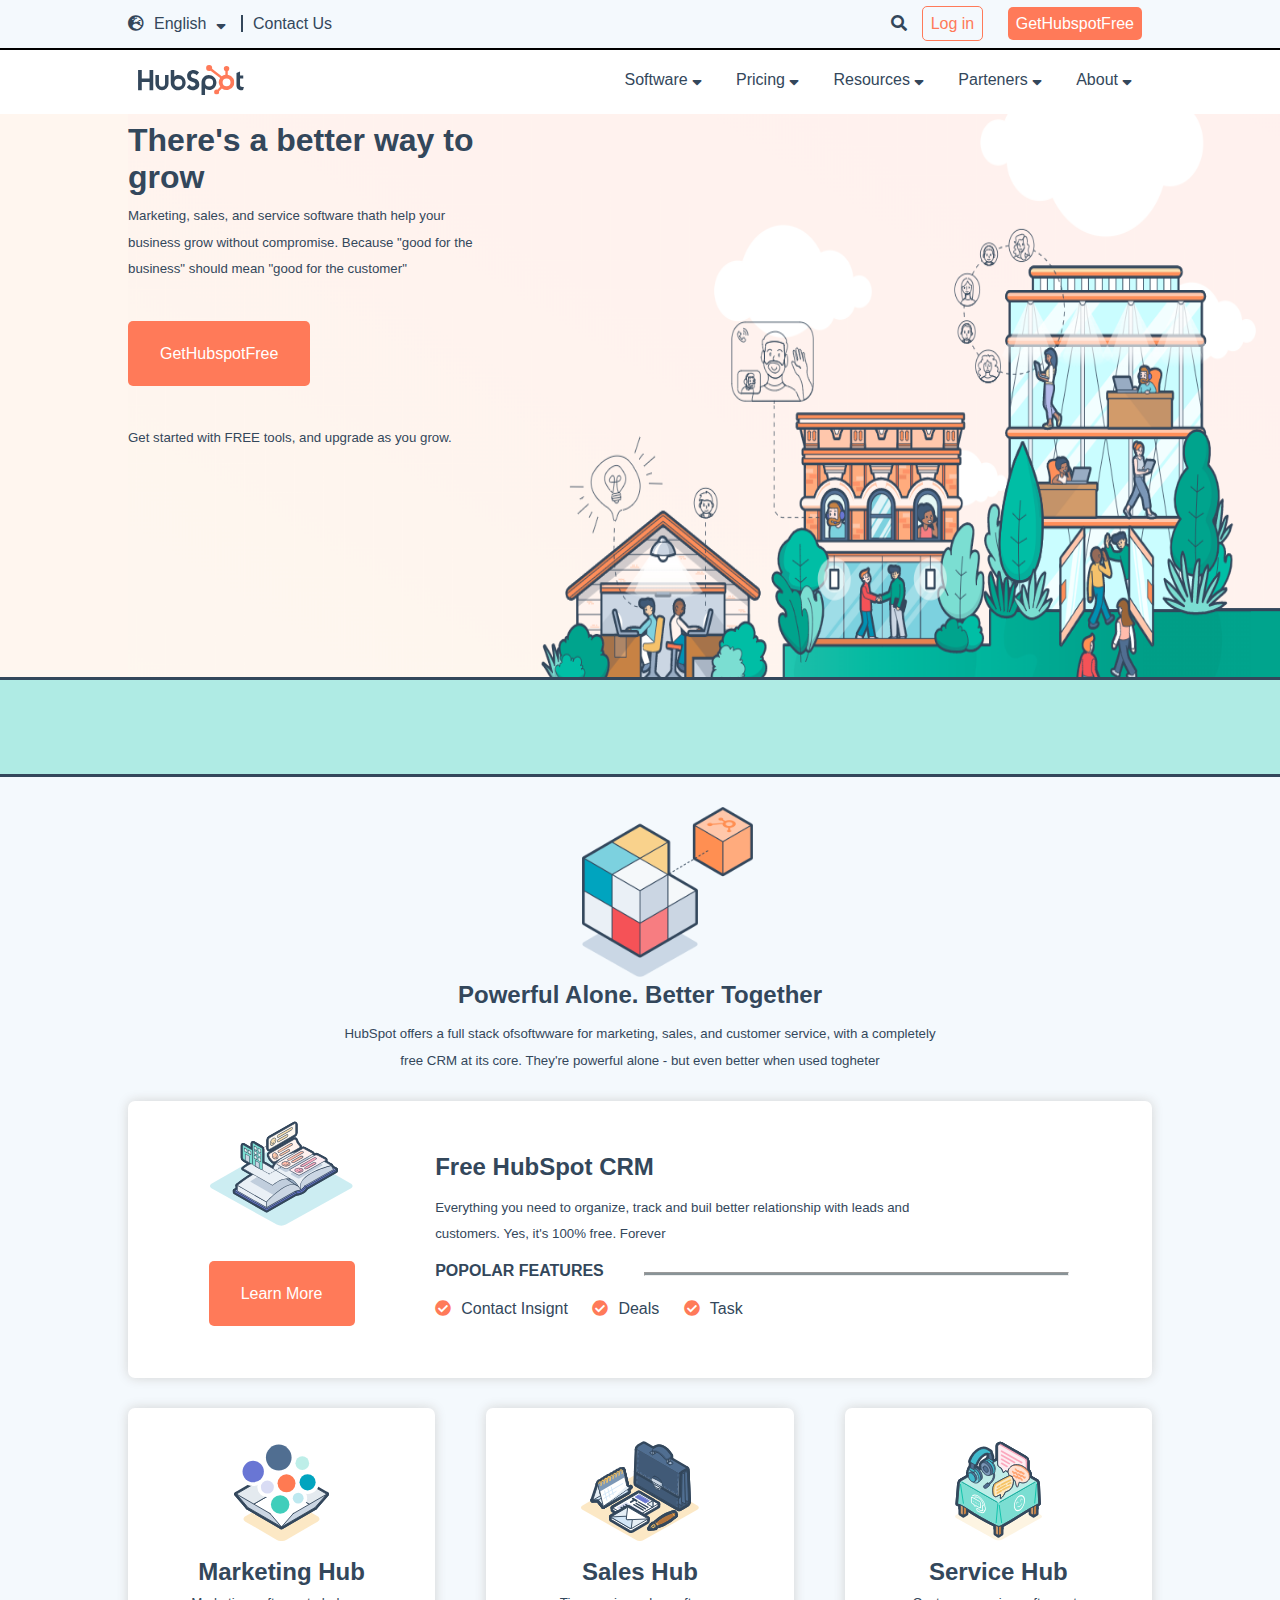
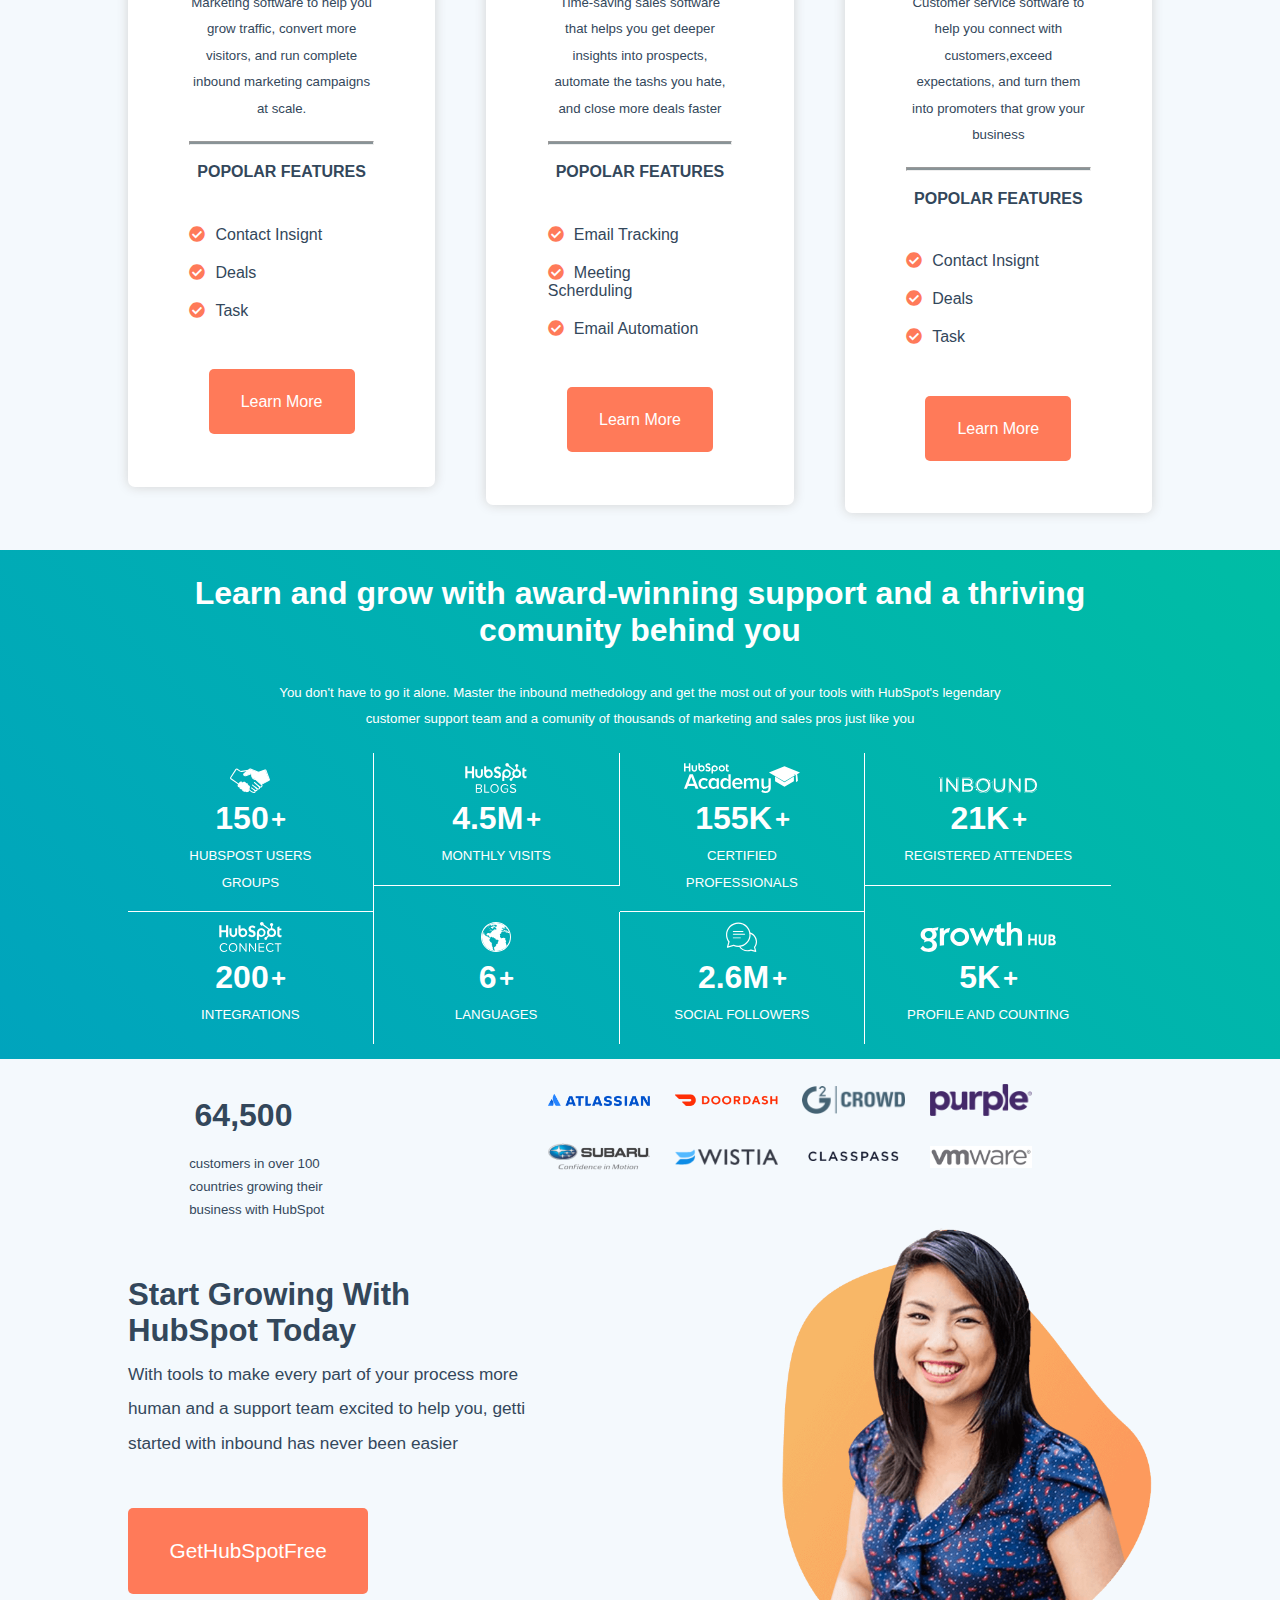
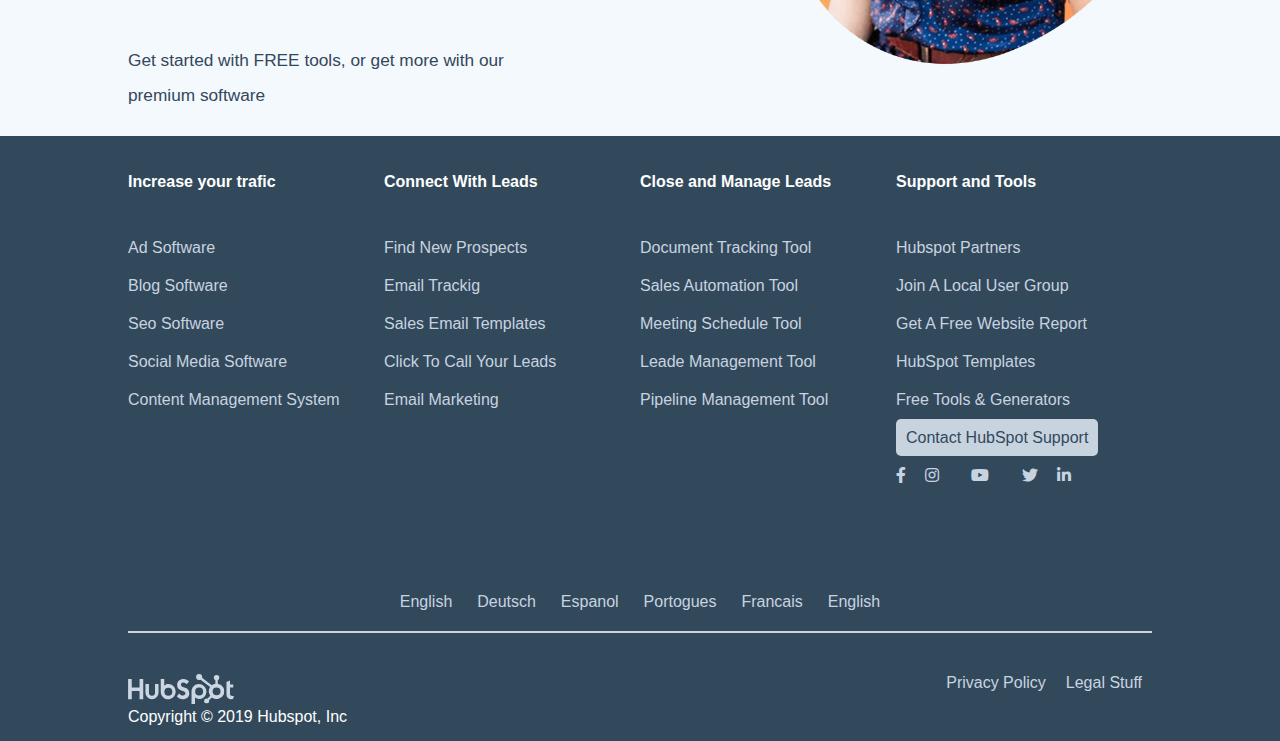
<file: index.html>
<!DOCTYPE html>
<html lang="en" dir="ltr">
  <head>
    <meta charset="utf-8">
    <title>Hubspot</title>
    <link rel="stylesheet" href="https://cdnjs.cloudflare.com/ajax/libs/font-awesome/5.15.2/css/all.min.css" >
    <link rel="stylesheet" href="css/main.css">
  </head>
  <body>
    <!-- parte alta -->
    <header>
      <div class="upper">
        <div class="row">
          <i class="fas fa-globe-europe"></i><span>English</span><i class="fas fa-sort-down"></i>
          <a href="#" id="contact">Contact Us</a>
          <div class="right-header">
            <i class="fas fa-search"></i>
            <a class="bottone" href="#">Log in</a>
            <a class="bottone arancione" href="#">GetHubspotFree</a>
          </div>
        </div>
      </div>
      <nav>
        <div class="row">
          <a href="#" id="logo"><img src="img/logo.svg" alt=""></a>
          <ul>
            <li><a href="#">Software</a></li>
            <li><a href="#">Pricing</a></li>
            <li><a href="#">Resources</a></li>
            <li><a href="#">Parteners</a></li>
            <li><a href="#">About</a></li>
          </ul>
        </div>
      </nav>
    </header>
    <div class="jumbotron">
      <h1>There's a better way to grow</h1>
      <h5 class="h5-general">
        Marketing, sales, and service software thath help your business grow without compromise. Because "good for the business" should mean "good for the customer" </h5>
      <a class="bottone arancione grande" href="#">GetHubspotFree</a>
      <h5 class="h5-general">Get started with FREE tools, and upgrade as you grow.</h5>
    </div>
    <!-- spazio separatrice -->
    <div class="split-up">
    </div>
    <main>
      <!-- sezione alta e inizia con il motto -->
      <section class="section-card">
        <div class="motto">
          <img src="img/cube.png" alt="">
          <h2>Powerful Alone. Better Together</h2>
          <h5 class="h5-general">
            HubSpot offers a full stack ofsoftwware for marketing, sales, and customer service, with a completely free CRM at its core. They're powerful alone - but even better when used togheter</h5>
        </div>
        <!-- prima funzione del sito -->
        <div class="first-features">
          <div class="row">
            <div class="img-card">
              <img src="img/book.svg" alt="">
              <a class="bottone arancione grande" href="#">Learn More</a>
            </div>
            <div class="description-card">
              <h2>Free HubSpot CRM</h2>
              <h5 class="h5-general">
                Everything you need to organize, track and buil better relationship with leads and customers. Yes, it's 100% free. Forever</h5>
              <h4>POPOLAR FEATURES</h4>
              <hr>
              <ul>
                <li>contact insignt</li>
                <li>deals</li>
                <li>task</li>
              </ul>
            </div>
          </div>
        </div>
        <!-- carte -->
        <div class="row">
          <div class="card">
            <img src="img/marketing.svg" alt="">
            <h2>Marketing Hub</h2>
            <h5 class="h5-general">
            Marketing software to help you grow traffic, convert more visitors, and run complete inbound marketing campaigns at scale.</h5>
            <hr>
            <h4>POPOLAR FEATURES</h4>
            <ul>
              <li>contact insignt</li>
              <li>deals</li>
              <li>task</li>
            </ul>
            <a class="bottone arancione grande" href="#">Learn More</a>
          </div>
          <div class="card">
            <img src="img/sales.svg" alt="">
            <h2>Sales Hub</h2>
            <h5 class="h5-general">
            Time-saving sales software that helps you get deeper insights into prospects, automate the tashs you hate, and close more deals faster</h5>
            <hr>
            <h4>POPOLAR FEATURES</h4>
            <ul>
              <li>email tracking</li>
              <li>Meeting scherduling</li>
              <li>email automation</li>
            </ul>
            <a class="bottone arancione grande" href="#">Learn More</a>
          </div>
          <div class="card">
            <img src="img/service.svg" alt="">
            <h2>Service Hub</h2>
            <h5 class="h5-general">
            Customer service software to help you connect with customers,exceed expectations, and turn them into promoters that grow your business</h5>
            <hr>
            <h4>POPOLAR FEATURES</h4>
            <ul>
              <li>contact insignt</li>
              <li>deals</li>
              <li>task</li>
            </ul>
            <a class="bottone arancione grande" href="#">Learn More</a>
          </div>
        </div>
      </section>
      <!-- numeri del sito -->
      <section class="number">
        <h2>
          Learn and grow with award-winning support and a thriving comunity behind you</h2>
        <h5 class="h5-general">
          You don't have to go it alone. Master the inbound methedology and get the most out of your tools with HubSpot's legendary customer support team and a comunity of thousands of marketing and sales pros just like you</h5>
        <div class="row-1">
          <div class="row">
            <div class="signt">
              <img src="img/homepage_community_agency.svg" alt="">
              <h2>150</h2>
              <h5 class="h5-general">HubSpost users groups</h5>
            </div>
            <div class="signt">
              <img src="img/homepage_community_blog.svg" alt="">
              <h2>4.5M</h2>
              <h5 class="h5-general">monthly visits</h5>
            </div>
            <div class="signt">
              <img src="img/homepage_community_academy.svg" alt="">
              <h2>155K</h2>
              <h5 class="h5-general">certified professionals</h5>
            </div>
            <div class="signt">
              <img src="img/homepage_community_inbound.svg" alt="">
              <h2>21K</h2>
              <h5 class="h5-general">registered attendees</h5>
            </div>
          </div>
        </div>
        <div class="row-2">
          <div class="row">
            <div class="signt">
              <img src="img/homepage_community_connect.svg" alt="">
              <h2>200</h2>
              <h5 class="h5-general" class="h5-general">integrations</h5>
            </div>
            <div class="signt">
              <img src="img/homepage_community_globe.svg" alt="">
              <h2>6</h2>
              <h5 class="h5-general" class="h5-general">languages</h5>
            </div>
            <div class="signt">
              <img src="img/homepage_community_followers.svg" alt="">
              <h2>2.6m</h2>
              <h5 class="h5-general">social followers</h5>
            </div>
            <div class="signt">
              <img src="img/growthhub-white-small-1.svg" alt="">
              <h2>5k</h2>
              <h5 class="h5-general" class="h5-general">profile and counting</h5>
            </div>
          </div>
        </div>
      </section>
      <!-- partener -->
      <section class="partner">
        <div class="partner-first-row">
          <div class="row">
            <div class="partner-first-row-left">
              <h2>64,500</h2>
              <h5 class="h5-general">customers in over 100</h5>
              <h5 class="h5-general">countries growing their</h5>
              <h5 class="h5-general">business with HubSpot</h5>
            </div>
            <div class="partner-first-row-right">
                <img src="img/atlassian.png" alt="">
                <img src="img/doordash.png" alt="">
                <img src="img/g2crowd-logo@2x.png" alt="">
                <img src="img/purple-logo@2x.png" alt="">
            </div>
            <div class="partner-first-row-right">
                <img src="img/subaru.png" alt="">
                <img src="img/wistia.png" alt="">
                <img src="img/classpass.png" alt="">
                <img src="img/vmware.png" alt="">
            </div>
          </div>
        </div>
        <div class="partner-second-row">
            <div class="row">
              <div class="partner-second-row-left">
                <h2>
                Start Growing With HubSpot Today</h2>
                <h5 class="h5-general">
                With tools to make every part of your process more human and a support team excited to help you, getti started with inbound has never been easier</h5>
                <a class="bottone arancione grande" href="#">GetHubSpotFree</a>
                <h5 class="h5-general">Get started with FREE tools, or get more with our premium software</h5>
              </div>
              <img src="img/woman.webp" alt="">
            </div>
        </div>
        </div>
      </section>
    </main>
    <footer>
        <div class="row">
          <div class="footer-card">
            <h4>Increase your trafic</h4>
            <ul>
              <li><a href="#">ad software</a></li>
              <li><a href="#">blog software</a></li>
              <li><a href="#">seo software</a></li>
              <li><a href="#">social media software</a></li>
              <li><a href="#">content management system</a></li>
            </ul>
          </div>
          <div class="footer-card">
            <h4>Connect With Leads</h4>
            <ul>
              <li><a href="#">find new prospects</a></li>
              <li><a href="#">email trackig</a></li>
              <li><a href="#">sales email templates</a></li>
              <li><a href="#">click to call your leads</a></li>
              <li><a href="#">email marketing</a></li>
            </ul>
          </div>
          <div class="footer-card">
            <h4>Close and Manage Leads</h4>
            <ul>
              <li><a href="#">document tracking tool</a></li>
              <li><a href="#">Sales automation tool</a></li>
              <li><a href="#">meeting schedule tool</a></li>
              <li><a href="#">Leade management tool</a></li>
              <li><a href="#">pipeline management tool</a></li>
            </ul>
          </div>
          <div class="footer-card">
            <h4>Support and Tools</h4>
            <ul>
              <li><a href="#">Hubspot Partners</a></li>
              <li><a href="#">Join a local user group</a></li>
              <li><a href="#">Get a free website report</a></li>
              <li><a href="#">HubSpot Templates</a></li>
              <li><a href="#">Free tools &amp generators</a></li>
              <li><a href="#" class="bottone b-footer">Contact hubSpot support</a></li>
              <li>
                <a href="#" class><i class="fab fa-facebook-f"></i></a>
                <span><a href="#" class><i class="fab fa-instagram"></i></a></span>
                <span><a href="#" class><i class="fab fa-youtube"></i></a></span>
                <span><a href="#" class><i class="fab fa-twitter"></i></a></span>
                <a href="#" class><i class="fab fa-linkedin-in"></i></a>
              </li>

            </ul>

          </div>
        </div>
        <ul>
          <li>English</li>
          <li>Deutsch</li>
          <li>Espanol</li>
          <li>Portogues</li>
          <li>Francais</li>
          <li>English</li>
        </ul>
        <div class="row">
          <img src="img/logo_gray.svg" alt="">
          <a href="#">Legal Stuff</a>
          <a href="#"> Privacy Policy</a>
          <div id="copyright">Copyright &copy; 2019 Hubspot, Inc</div>
        </div>
    </footer>
  </body>
</html>
</file>
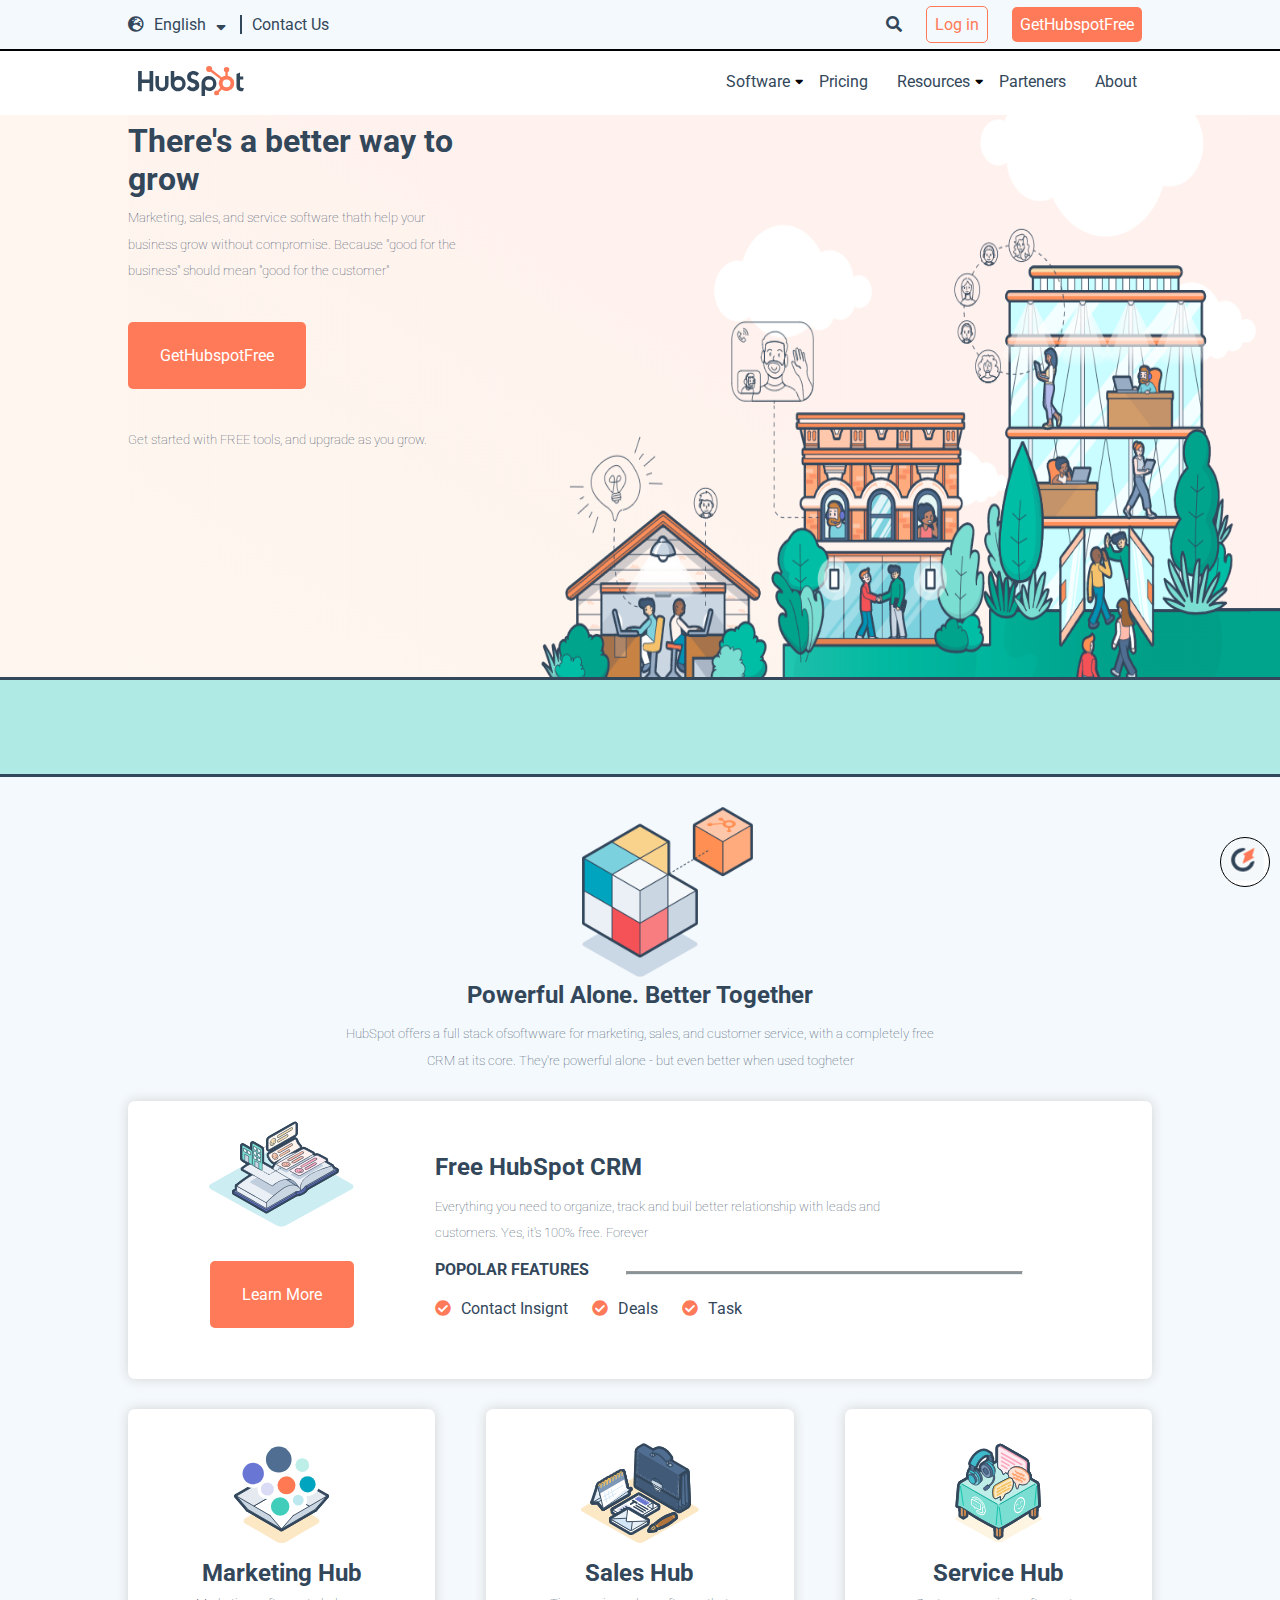
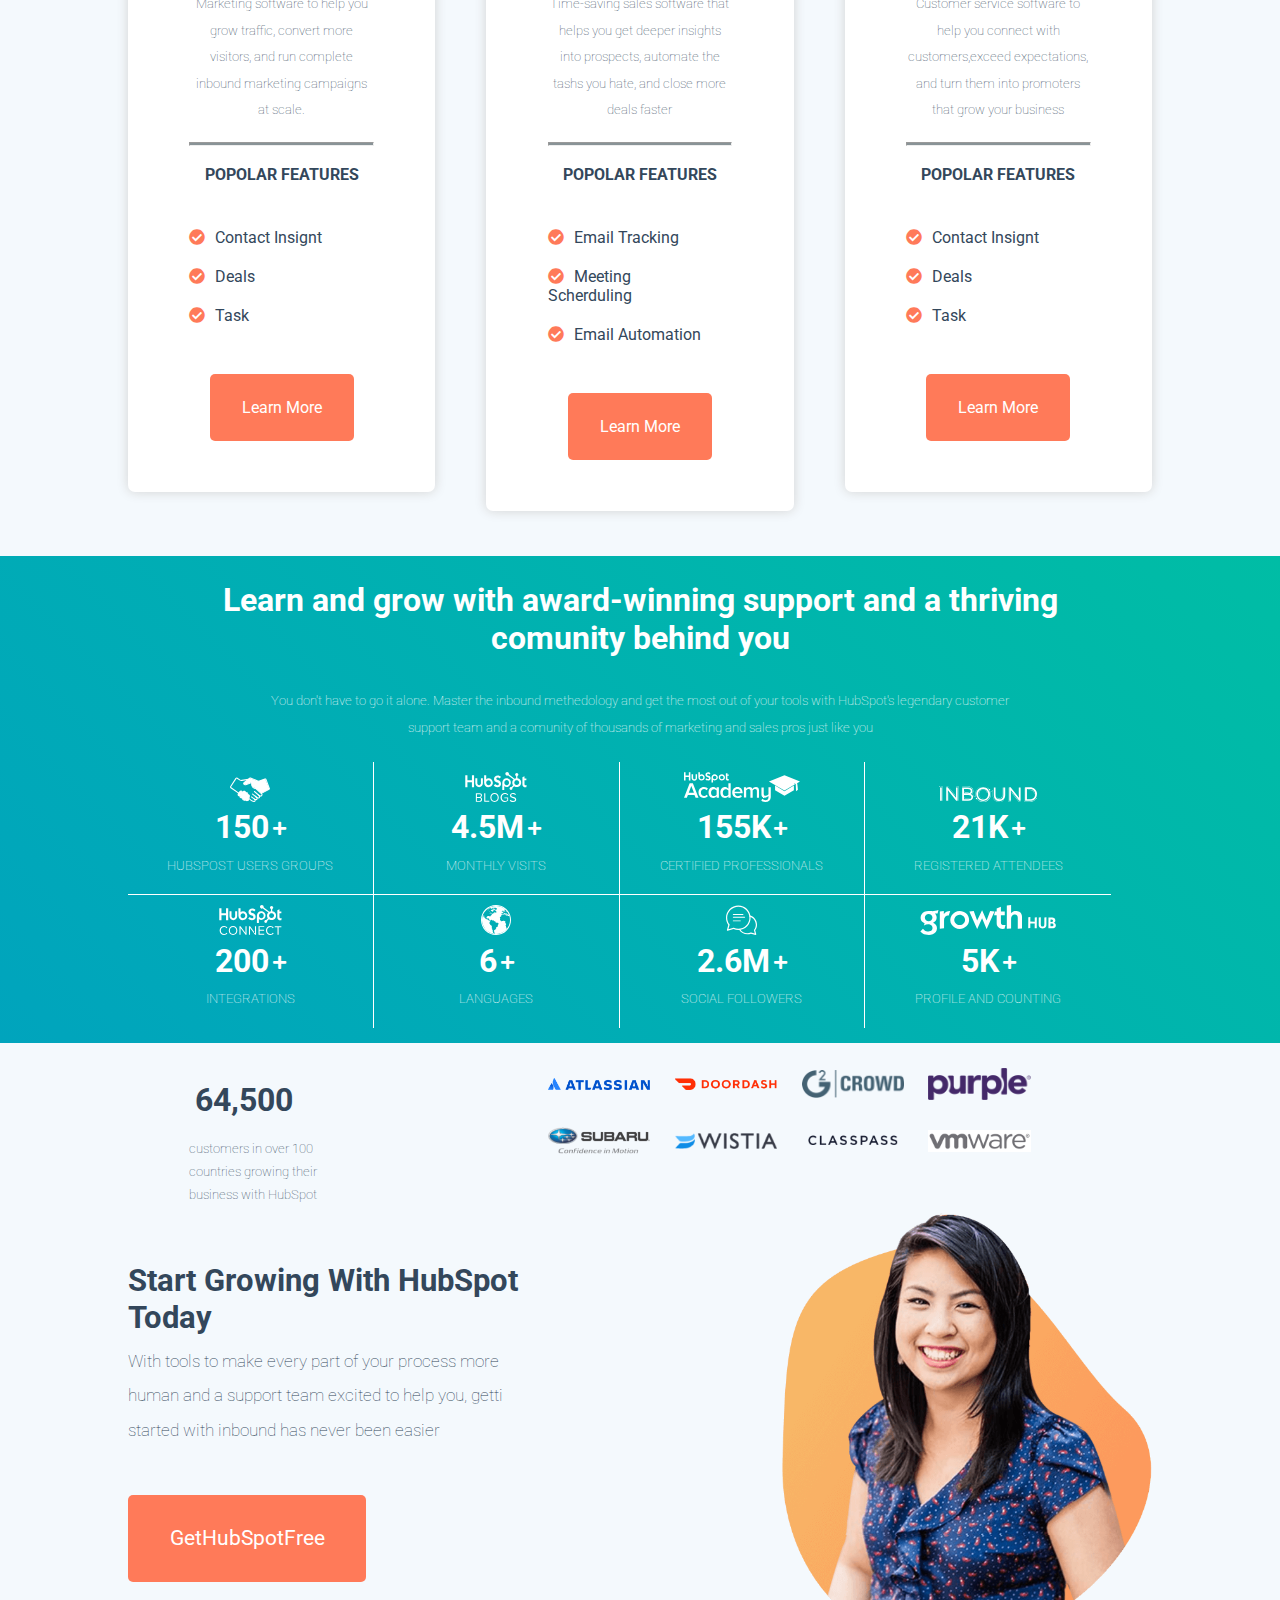
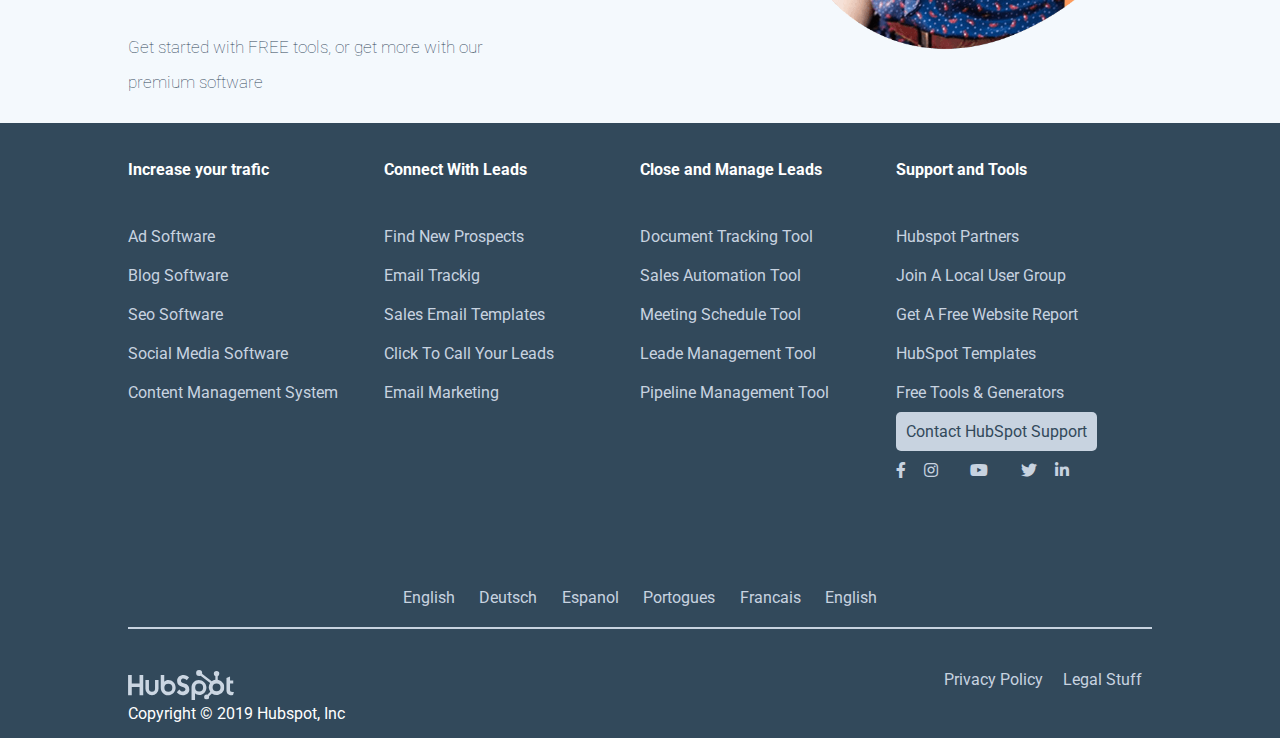
<file: BONUS/index-bonus.html>
<!DOCTYPE html>
<html lang="en" dir="ltr">
  <head>
    <meta charset="utf-8">
    <title>Hubspot</title>
    <link rel="stylesheet" href="https://cdnjs.cloudflare.com/ajax/libs/font-awesome/5.15.2/css/all.min.css" >
    <link rel="stylesheet" href="css/main-bonus.css">
  </head>
  <body>
    <!-- parte alta -->
    <header>
      <div class="upper">
        <div class="row">
          <i class="fas fa-globe-europe"></i><span>English</span><i class="fas fa-sort-down"></i>
          <a href="#" id="contact">Contact Us</a>
          <div class="right-header">
            <a href="#"><i class="fas fa-search"></i></a>
            <a class="bottone" href="#">Log in</a>
            <a class="bottone arancione" href="#">GetHubspotFree</a>
          </div>
        </div>
      </div>
      <nav>
        <div class="row">
          <a href="#" id="logo"><img src="img/logo.svg" alt=""></a>
          <ul>
            <li><a href="#">Software</a>
              <button class="dropdown" name="button">
                <div class="dropdown-content">
                  <div class="row">
                    <div class="d-c-left">
                      <h4>The full CRM Platform</h4>
                      <a href="#">Overview of all products</a>
                      <h4>Free CRM</h4>
                      <a href="#">Overview of HubSpot's free tools</a>
                    </div>
                    <div class="d-c-right">
                        <div class="d-c-right-card">
                          <div class="row">
                            <div class="d-c-r-c-img">
                              <img src="img/1.png" alt="">
                            </div>
                            <div class="d-c-r-c-description">
                              <h4>Marketing hub</h4>
                              <span> Marketing automation software</span>
                              <a href="#">Free and premium plane</a>
                            </div>
                          </div>
                        </div>
                        <div class="d-c-right-card">
                          <div class="row">
                            <div class="d-c-r-c-img">
                              <img src="img/2.png" alt="">
                            </div>
                            <div class="d-c-r-c-description">
                              <h4>Sales Hub</h4>
                              <span> Sales CRM software.</span>
                              <a href="#">Free and premium plane</a>
                            </div>
                          </div>
                        </div>
                        <div class="d-c-right-card">
                          <div class="row">
                            <div class="d-c-r-c-img">
                              <img src="img/3.png" alt="">
                            </div>
                            <div class="d-c-r-c-description">
                              <h4>Service hub</h4>
                              <span>Customer service software</span>
                              <a href="#">Free and premium plane</a>
                            </div>
                          </div>
                        </div>
                        <div class="d-c-right-card">
                          <div class="row">
                            <div class="d-c-r-c-img">
                              <img src="img/4.png" alt="">
                            </div>
                            <div class="d-c-r-c-description">
                              <h4>CMS Hub</h4>
                              <span>Conten management system software</span>
                              <a href="#">Premium plans</a>
                            </div>
                          </div>
                        </div>
                      <div class="sottotitolo">
                        <span>App market</span>  Connect your favorite to HubSpot. <a href="#"> See all integrations</a>
                      </div>
                    </div>
                  </div>
                </div>
              </button>
            </li>
            <li><a href="#">Pricing</a>
            </li>
            <li><a href="#">Resources</a>
              <button class="dropdown" name="button">
                <div id="resources" class="dropdown-content">
                  <ul><img src="img/1.png"></img><span>Education</span>
                    <li>Blog</li>
                    <li>Ebook, Guides & More</li>
                    <li>Free Courses & Certifications</li>
                    <li>Inbound Methodology</li>
                  </ul>
                  <ul><img src="img/2.png"></img><span>Why HubSpot</span>
                    <li>Customer Stories</li>
                    <li>Why Choose HubSpot</li>
                  </ul>
                  <ul><img src="img/3.png"></img><span>Services</span>
                    <li>Onboarding</li>
                    <li>Hire a Service Provider</li>
                  </ul>
                  <ul><img src="img/4.png"></img><span>Partners & Developers</span>
                    <li>Partner</li>
                    <li>Developers Tools</li>
                  </ul>
                </div>
              </button>
            </li>
            <li><a href="#partner">Parteners</a>
            </li>
            <li><a href="#about">About</a>
            </li>
          </ul>
        </div>
      </nav>
    </header>
    <div class="jumbotron">
      <h1>There's a better way to grow</h1>
      <h5 class="h5-general">
        Marketing, sales, and service software thath help your business grow without compromise. Because "good for the business" should mean "good for the customer" </h5>
      <a class="bottone arancione grande" href="#">GetHubspotFree</a>
      <h5 class="h5-general">Get started with FREE tools, and upgrade as you grow.</h5>
    </div>
    <!-- spazio separatrice -->
    <div class="split-up">
    </div>
    <main>
      <!-- sezione alta e inizia con il motto -->
      <section class="section-card">
        <div class="motto">
          <img src="img/cube.png" alt="">
          <h2>Powerful Alone. Better Together</h2>
          <h5 class="h5-general">
            HubSpot offers a full stack ofsoftwware for marketing, sales, and customer service, with a completely free CRM at its core. They're powerful alone - but even better when used togheter</h5>
        </div>
        <!-- prima funzione del sito -->
        <div class="first-features">
          <div class="row">
            <div class="img-card">
              <img src="img/book.svg" alt="">
              <a class="bottone arancione grande" href="#">Learn More</a>
            </div>
            <div class="description-card">
              <h2>Free HubSpot CRM</h2>
              <h5 class="h5-general">
                Everything you need to organize, track and buil better relationship with leads and customers. Yes, it's 100% free. Forever</h5>
              <h4>POPOLAR FEATURES</h4>
              <hr>
              <ul>
                <li>contact insignt</li>
                <li>deals</li>
                <li>task</li>
              </ul>
            </div>
          </div>
        </div>
        <!-- carte -->
        <div class="row">
          <div class="card">
            <img src="img/marketing.svg" alt="">
            <h2>Marketing Hub</h2>
            <h5 class="h5-general">
            Marketing software to help you grow traffic, convert more visitors, and run complete inbound marketing campaigns at scale.</h5>
            <hr>
            <h4>POPOLAR FEATURES</h4>
            <ul>
              <li>contact insignt</li>
              <li>deals</li>
              <li>task</li>
            </ul>
            <a class="bottone arancione grande" href="#">Learn More</a>
          </div>
          <div class="card">
            <img src="img/sales.svg" alt="">
            <h2>Sales Hub</h2>
            <h5 class="h5-general">
            Time-saving sales software that helps you get deeper insights into prospects, automate the tashs you hate, and close more deals faster</h5>
            <hr>
            <h4>POPOLAR FEATURES</h4>
            <ul>
              <li>email tracking</li>
              <li>Meeting scherduling</li>
              <li>email automation</li>
            </ul>
            <a class="bottone arancione grande" href="#">Learn More</a>
          </div>
          <div class="card">
            <img src="img/service.svg" alt="">
            <h2>Service Hub</h2>
            <h5 class="h5-general">
            Customer service software to help you connect with customers,exceed expectations, and turn them into promoters that grow your business</h5>
            <hr>
            <h4>POPOLAR FEATURES</h4>
            <ul>
              <li>contact insignt</li>
              <li>deals</li>
              <li>task</li>
            </ul>
            <a class="bottone arancione grande" href="#">Learn More</a>
          </div>
        </div>
      </section>
      <!-- numeri del sito -->
      <section class="number">
        <h2>
          Learn and grow with award-winning support and a thriving comunity behind you</h2>
        <h5 class="h5-general">
          You don't have to go it alone. Master the inbound methedology and get the most out of your tools with HubSpot's legendary customer support team and a comunity of thousands of marketing and sales pros just like you</h5>
        <div class="row-1">
          <div class="row">
            <div class="signt">
              <img src="img/homepage_community_agency.svg" alt="">
              <h2>150</h2>
              <h5 class="h5-general">HubSpost users groups</h5>
            </div>
            <div class="signt">
              <img src="img/homepage_community_blog.svg" alt="">
              <h2>4.5M</h2>
              <h5 class="h5-general">monthly visits</h5>
            </div>
            <div class="signt">
              <img src="img/homepage_community_academy.svg" alt="">
              <h2>155K</h2>
              <h5 class="h5-general">certified professionals</h5>
            </div>
            <div class="signt">
              <img src="img/homepage_community_inbound.svg" alt="">
              <h2>21K</h2>
              <h5 class="h5-general">registered attendees</h5>
            </div>
          </div>
        </div>
        <div class="row-2">
          <div class="row">
            <div class="signt">
              <img src="img/homepage_community_connect.svg" alt="">
              <h2>200</h2>
              <h5 class="h5-general" class="h5-general">integrations</h5>
            </div>
            <div class="signt">
              <img src="img/homepage_community_globe.svg" alt="">
              <h2>6</h2>
              <h5 class="h5-general" class="h5-general">languages</h5>
            </div>
            <div class="signt">
              <img src="img/homepage_community_followers.svg" alt="">
              <h2>2.6m</h2>
              <h5 class="h5-general">social followers</h5>
            </div>
            <div class="signt">
              <img src="img/growthhub-white-small-1.svg" alt="">
              <h2>5k</h2>
              <h5 class="h5-general" class="h5-general">profile and counting</h5>
            </div>
          </div>
        </div>
      </section>
      <!-- partener -->
      <section id="partner">
        <div class="partner-first-row">
          <div class="row">
            <div class="partner-first-row-left">
              <h2>64,500</h2>
              <h5 class="h5-general">customers in over 100</h5>
              <h5 class="h5-general">countries growing their</h5>
              <h5 class="h5-general">business with HubSpot</h5>
            </div>
            <div class="partner-first-row-right">
                <img src="img/atlassian.png" alt="">
                <img src="img/doordash.png" alt="">
                <img src="img/g2crowd-logo@2x.png" alt="">
                <img src="img/purple-logo@2x.png" alt="">
            </div>
            <div class="partner-first-row-right">
                <img src="img/subaru.png" alt="">
                <img src="img/wistia.png" alt="">
                <img src="img/classpass.png" alt="">
                <img src="img/vmware.png" alt="">
            </div>
          </div>
        </div>
        <div class="partner-second-row">
            <div class="row">
              <div class="partner-second-row-left">
                <h2>
                Start Growing With HubSpot Today</h2>
                <h5 class="h5-general">
                With tools to make every part of your process more human and a support team excited to help you, getti started with inbound has never been easier</h5>
                <a class="bottone arancione grande" href="#">GetHubSpotFree</a>
                <h5 class="h5-general">Get started with FREE tools, or get more with our premium software</h5>
              </div>
              <img src="img/woman.webp" alt="">
            </div>
        </div>
        </div>
      </section>
    </main>
    <footer>
        <div id="about" class="row">
          <div class="footer-card">
            <h4>Increase your trafic</h4>
            <ul>
              <li><a href="#">ad software</a></li>
              <li><a href="#">blog software</a></li>
              <li><a href="#">seo software</a></li>
              <li><a href="#">social media software</a></li>
              <li><a href="#">content management system</a></li>
            </ul>
          </div>
          <div class="footer-card">
            <h4>Connect With Leads</h4>
            <ul>
              <li><a href="#">find new prospects</a></li>
              <li><a href="#">email trackig</a></li>
              <li><a href="#">sales email templates</a></li>
              <li><a href="#">click to call your leads</a></li>
              <li><a href="#">email marketing</a></li>
            </ul>
          </div>
          <div class="footer-card">
            <h4>Close and Manage Leads</h4>
            <ul>
              <li><a href="#">document tracking tool</a></li>
              <li><a href="#">Sales automation tool</a></li>
              <li><a href="#">meeting schedule tool</a></li>
              <li><a href="#">Leade management tool</a></li>
              <li><a href="#">pipeline management tool</a></li>
            </ul>
          </div>
          <div class="footer-card">
            <h4>Support and Tools</h4>
            <ul>
              <li><a href="#">Hubspot Partners</a></li>
              <li><a href="#">Join a local user group</a></li>
              <li><a href="#">Get a free website report</a></li>
              <li><a href="#">HubSpot Templates</a></li>
              <li><a href="#">Free tools &amp generators</a></li>
              <li><a href="#" class="bottone b-footer">Contact hubSpot support</a></li>
              <li>
                <a href="#" class><i class="fab fa-facebook-f"></i></a>
                <span><a href="#" class><i class="fab fa-instagram"></i></a></span>
                <span><a href="#" class><i class="fab fa-youtube"></i></a></span>
                <span><a href="#" class><i class="fab fa-twitter"></i></a></span>
                <a href="#" class><i class="fab fa-linkedin-in"></i></a>
              </li>

            </ul>

          </div>
        </div>
        <ul>
          <li>English</li>
          <li>Deutsch</li>
          <li>Espanol</li>
          <li>Portogues</li>
          <li>Francais</li>
          <li>English</li>
        </ul>
        <div class="row">
          <img src="img/logo_gray.svg" alt="">
          <a href="#">Legal Stuff</a>
          <a href="#"> Privacy Policy</a>
          <div id="copyright">Copyright &copy; 2019 Hubspot, Inc</div>
        </div>
    </footer>
    <div class="chat">
      <button  type="button" name="button">
        <div class="faq">
          <div class="f-intestazione">
            <img src="img/bot-avatar.webp" alt="">
            HubBot
          </div>
          <div class="c-container">
            <span>Want to chat about HubSpot? I'm here to help you find your way</span>
            <span>What would you like to do?</span>
            <span id="c-c-span-answer">Learn about products</span>
            <span id="c-c-span-answer">Learn about pricing</span>
            <span id="c-c-span-answer">Get educational contet</span>
            <img src="img/bot-avatar.webp" alt="">
          </div>
          <span>
            HubSpot uses the information you provide to us to contact you about our relevant content, products, and services. You may unsubscribe from these communications at any time. For more information, check out our privacy policy.
          </span>
          <span id="text">
            <input type="text" name="" value="" placeholder="Choose an option">
            
          </span>



        </div>
      </button>

    </div>
  </body>
</html>
</file>
<file: css/main.css>
* {
  margin: 0px;
  padding: 0px;
  box-sizing: border-box;
}
body {
  font-family:'Roboto', sans-serif;
  color: #33475b;
}
/* header */
header {
  width: 100%;
  position:fixed;
  top: 0;
}
.upper, nav, .jumbotron, .split-up, main section,  footer {
  padding: 15px 10% ;
}
.upper {
  background-color: #f4f9fd;
}
a {
  text-decoration: none;
  color: #33475b;
}
a:hover {
  text-decoration: underline;
  color: #3387a6;
}
#contact {
    border-left: 2px solid #33475b;
    padding-left: 10px;
}
.upper span, a {
  margin: 0 10px;
}
.right-header, nav .row ul li, .img-card, .description-card h4, .description-card hr, .description-card ul li, .card, footer>ul>li{
  display: inline-block;
}
.right-header {
  float:right;
}
.bottone {
  padding: 0.5em;
  border-radius: 5px;
  border: 1px solid #ff7a59;
  color: #ff7a59 !important;
}
.arancione {
  background-color: #ff7a59;
  color: white !important;
  border: none;
  text-decoration: none !important;
}
.arancione:hover {
  opacity: 0.5;
  transition-duration: 0.4s;
}
.row::after {
  display: table;
  content: "";
  clear: both;
}
nav {
  border-top: 2px solid black;
  background-color: white;
}
nav>.row {
  text-align: right;
}
#logo {
 float: left;
}
nav .row. ul {
}
nav .row ul, .card ul, footer ul{
  padding-top: 6px;
  list-style-type: none;
}
nav .row ul li {
  padding-right: 10px;
}
nav .row ul li a::after {
  font-family: "Font Awesome 5 Free";
  font-weight: 900;
  content: " \f0dd";
}
/* jumbo */
.jumbotron {
  height: 600px;
  background-color: #fff6ef;
  background-image: url(../img/jumbotron.png);
  background-position: 100% 28%;
  background-size: 90% 120%;
  background-repeat: no-repeat;
  padding-top: 3%;
  padding-right: 63%;
  margin-top: 6%;
}
.jumbotron h1 {
  margin: 2% 0%;
}
.h5-general {
  line-height: 2em;
  margin: 2% 0%;
  font-weight: lighter;
}
.grande{
  margin-right: 0;
  margin-left: 0px;
  padding: 1.5em 2em;
  line-height: 8em;
}
.split-up {
  height: 100px;
  background-color: #afebe4;
  border-top: 3px solid #33475b;
  border-bottom: 3px solid #33475b;
}
/* parte centrale */
main {
  background-color: #f4f9fd;
}
/* motto */
.motto {
  text-align: center;
  padding: 15px 20% ;
}
.section-card>div>img {
  height: 170px;
}
/* carta orizontale */
.first-features {
  background-color: white;
  border-radius: 7px;
}
.first-features, .card {
  box-shadow: 0px 0px 12px 0px lightgrey;
}
.img-card {
  float:left;
  text-align: center;
  height: 100%;
  width: 30%;
  padding: 20px 5%;
}
.img-card img {
  width: 70%;
}
hr {
  background-color: #899397;
  padding: 1px;
}
/* carte verticali */
.description-card {
  margin-top: 5%;
  float: left;
}
.description-card h5 {
  width: 68%;
}
.description-card hr {
  width: 60%;
  margin-left: 5%;
}
.description-card ul li, .card ul li, .footer-card li, footer-card li{
  margin-top: 20px;
  margin-right: 20px;
  text-transform: capitalize;
}
.description-card ul li::before, .card ul li:before {
  font-family: "Font Awesome 5 Free";
  font-weight: 900;
  content: "\f058";
  color: #ff7a59;
  padding-right: 10px;
}
.card {
  text-align: center;
  width: 30%;
  margin-top: 30px;
  background-color: white;
  float: left;
  padding: 2% 6%;
  border-radius: 7px;
}
.row .card:nth-child(2) {
  margin: 30px 5%;
}
.card img {
  height: 100px;
  margin: 7%;
}
.card hr, .card ul{
  margin: 10% 0px;
}
.card ul {
  text-align: left;
}
/* statistiche */
.number {
  background-image: linear-gradient(45deg,#00a4bd,#00bda5);
  text-align: center;
  color: white
}
.number h2, .partner-first-row-left h2{
  font-size: 2em;
  padding: 1% 5%;
}
.number h5 {
  padding: 0px 12%;
}
.row-1 .signt, .row-2 .signt {
  float: left;
  width: 24%;
  border-right: 1px solid white;
  border-bottom: 1px solid white;
  padding: 1%;
}
.signt {
  text-transform: uppercase;
}
.signt>img {
  height: 30px;
}
.signt>h2::after {
  font-family: "Font Awesome 5 Free";
  font-weight: 900;
  content: " \f067";
  font-size: 15px;
  vertical-align: middle;
}
.row-2 .signt {
  border-bottom: none;
}
.row-1 .signt:last-child, .row-2 .signt:last-child{
  border-right: none;
}
/* sezione dei partner */
.partner-first-row-left {
  width: 40%;
  padding: 0 5%;
  float: left;
}
.partner-first-row-left>h5 {
  line-height: 1em;
  margin: 10px;
}
.partner-first-row-left>h2 {
  margin: 20px 0;
}
.partner-first-row-right img {
  width: 12%;
  padding: 1%;
  vertical-align: middle;
}
.partner-second-row-left {
  float: left;
  width: 40%;
  margin-top: 50px;
  font-size: 1.3em;
}
.partner-second-row-left+img {
  float: right;
  width: 370px;
}
/* footer */
footer {
  background-color: #32495b;
  color: white;
}
.footer-card {
  float: left;
  text-align: left;
  width: 25%;
}
.footer-card a{
  margin:0;
  padding: 0;
}
.footer-card h4 {
  margin: 22px 0;
}
footer>ul {
  text-align: center;
  margin-top: 10%;
  padding-bottom: 2%;
  margin-bottom: 4%;
  border-bottom: 2px solid #c8d3e0;;
}
.b-footer {
  padding: 10px !important;
  background-color: #c8d3e0;
  color:  #32495b !important;
  border: 0px;
}
.footer-card ul li a {
  color: #c8d3e0;
}
.footer-card li span {
  padding: 0 6%;
}
footer>ul li {
  margin: 0 1%;
  color: #c8d3e0;
}
footer>.row>a {
  float: right;
  color: #c8d3e0;
}
#copyright {
  color: white
}
</file>
<file: BONUS/css/main-bonus.css>
@import url('https://fonts.googleapis.com/css2?family=Roboto:wght@300;400;500&display=swap');
* {
  margin: 0px;
  padding: 0px;
  box-sizing: border-box;
}
body {
  font-family:'Roboto', sans-serif;
  color: #33475b;
}
/* header */
header {
  width: 100%;
  position:fixed;
  top: 0;
}
.upper, nav, .jumbotron, .split-up, main section,  footer {
  padding: 15px 10% ;
}
.upper {
  background-color: #f4f9fd;
}
a {
  text-decoration: none;
  color: #33475b;
}
a:hover {
  text-decoration: underline;
  color: #3387a6;
}
#contact {
    border-left: 2px solid #33475b;
    padding-left: 10px;
}
.upper span, a {
  margin: 0 10px;
}
.right-header, nav .row ul li, .img-card, .description-card h4, .description-card hr, .description-card ul li, .card, footer>ul>li, .dropdown{
  display: inline-block;
}
.right-header {
  float:right;
}
.bottone {
  padding: 0.5em;
  border-radius: 5px;
  border: 1px solid #ff7a59;
  color: #ff7a59 !important;
}
.arancione {
  background-color: #ff7a59;
  color: white !important;
  border: none;
  text-decoration: none !important;
}
.arancione:hover {
  opacity: 0.5;
  transition-duration: 0.4s;
}
.row::after {
  display: table;
  content: "";
  clear: both;
}
nav {
  border-top: 2px solid black;
  background-color: white;
}
nav>.row {
  text-align: right;
}
#logo {
 float: left;
}
nav .row. ul {
}
nav .row ul, .card ul, footer ul{
  padding-top: 6px;
  list-style-type: none;
}
nav .row ul li {
  padding-right: 10px;
}
nav .row ul li a {
  margin-right:5px;
}
.d-c-left, .d-c-right-card, .d-c-right, .d-c-r-c-img, .sottotitolo {
  float: left;
}
.dropdown {
  position: absolute;
  background-color: rgba(0,0,0,0);
  border: none;
}
.dropdown:after {
  font-family: "Font Awesome 5 Free";
  font-weight: 900;
  content: "\f0dd";
}
.dropdown:hover .dropdown-content, .dropdown-content, .d-c-r-c-description, .sottotitolo, .chat:hover .faq {
  display: block;
}
.dropdown-content{
  display: none;
  position:absolute;
  top:100%;
  right: 100%;
  z-index: 1;
  width: 900px;
  background-color:#f4f9fd;
  text-align: left;
  line-height: 1.5em;
  font-size: 1.3em;
}
.dropdown-content, .d-c-right, .d-c-left {
  border-radius: 20px;
}
.dropdown-content h4 {
  margin: 2% 0;
  /* font-weight: 400; non funziona il 400 */
  font-weight: 600;
}
.d-c-left {
  padding: 5%;
  width: 32%;
  background-color: #f5f8fa;
}
.d-c-right{
  width: 68%;
  background-color: white;
}
.d-c-right-card {
  width: 50%;
  padding: 4% 2%;
}
.d-c-r-c-img {
  width: 12%;
}
.d-c-r-c-img img {
  width: 100%;
  vertical-align: -webkit-baseline-middle;
}
.d-c-r-c-description {
  display: inline-block;
  width:88%;
}
.dropdown-content a {
  color: #3387a6;
  margin:0;
  font-weight: 600;
}
.dropdown-content a:after {
  font-family: "Font Awesome 5 Free";
  font-weight: 600;
  content: " \f30b";
}
.sottotitolo {
  width: 100%;
  border-top: 3px solid #f5f8fa;
  text-align: center;
  padding: 2% 0;
}
.sottotitolo span {
  font-weight: bold;
}
#resources {
  background-color: white;
  width: 630px
}
#resources li {
  display: block;
  margin-left: 40px;
}
#resources ul {
  display: inline-block;
  width: 290px;
  vertical-align: top;
  margin-top: 6px;
  margin-left: 10px;
}
#resources span {
  font-weight: bold;
  font-size: 1.2em;
}
#resources img {
  width: 40px;
  vertical-align: middle;

}
/* jumbo */
.jumbotron {
  height: 600px;
  background-color: #fff6ef;
  background-image: url(../img/jumbotron.png);
  background-position: 100% 28%;
  background-size: 90% 120%;
  background-repeat: no-repeat;
  padding-top: 3%;
  padding-right: 63%;
  margin-top: 6%;
}
.jumbotron h1 {
  margin: 2% 0%;
}
.h5-general {
  line-height: 2em;
  margin: 2% 0%;
  font-weight: lighter;
}
.grande{
  margin-right: 0;
  margin-left: 0px;
  padding: 1.5em 2em;
  line-height: 8em;
}
.split-up {
  height: 100px;
  background-color: #afebe4;
  border-top: 3px solid #33475b;
  border-bottom: 3px solid #33475b;
}
/* parte centrale */
main {
  background-color: #f4f9fd;
}
/* motto */
.motto {
  text-align: center;
  padding: 15px 20% ;
}
.section-card>div>img {
  height: 170px;
}
/* carta orizontale */
.first-features {
  background-color: white;
  border-radius: 7px;
}
.first-features, .card, .dropdown-content, .faq {
  box-shadow: 0px 0px 12px 0px lightgrey;
}
.img-card {
  float:left;
  text-align: center;
  height: 100%;
  width: 30%;
  padding: 20px 5%;
}
.img-card img {
  width: 71%;
}
hr {
  background-color: #899397;
  padding: 1px;
}
/* carte verticali */
.description-card {
  margin-top: 5%;
  float: left;
}
.description-card h5 {
  width: 68%;
}
.description-card hr {
  width: 60%;
  margin-left: 5%;
}
.description-card ul li, .card ul li, .footer-card li, footer-card li{
  margin-top: 20px;
  margin-right: 20px;
  text-transform: capitalize;
}
.description-card ul li::before, .card ul li:before {
  font-family: "Font Awesome 5 Free";
  font-weight: 900;
  content: "\f058";
  color: #ff7a59;
  padding-right: 10px;
}
.card {
  text-align: center;
  width: 30%;
  margin-top: 30px;
  background-color: white;
  float: left;
  padding: 2% 6%;
  border-radius: 7px;
}
.row .card:nth-child(2) {
  margin: 30px 5%;
}
.card img {
  height: 100px;
  margin: 7%;
}
.card hr, .card ul{
  margin: 10% 0px;
}
.card ul {
  text-align: left;
}
/* statistiche */
.number {
  background-image: linear-gradient(45deg,#00a4bd,#00bda5);
  text-align: center;
  color: white
}
.number h2, .partner-first-row-left h2{
  font-size: 2em;
  padding: 1% 5%;
}
.number h5 {
  padding: 0px 12%;
}
.row-1 .signt, .row-2 .signt {
  float: left;
  width: 24%;
  border-right: 1px solid white;
  border-bottom: 1px solid white;
  padding: 1%;
}
.signt {
  text-transform: uppercase;
}
.signt>img {
  height: 30px;
}
.signt>h2::after {
  font-family: "Font Awesome 5 Free";
  font-weight: 900;
  content: " \f067";
  font-size: 15px;
  vertical-align: middle;
}
.row-2 .signt {
  border-bottom: none;
}
.row-1 .signt:last-child, .row-2 .signt:last-child{
  border-right: none;
}
/* sezione dei partner */
.partner-first-row-left {
  width: 40%;
  padding: 0 5%;
  float: left;
}
.partner-first-row-left>h5 {
  line-height: 1em;
  margin: 10px;
}
.partner-first-row-left>h2 {
  margin: 20px 0;
}
.partner-first-row-right img {
  width: 12%;
  padding: 1%;
  vertical-align: middle;
}
.partner-second-row-left {
  float: left;
  width: 40%;
  margin-top: 50px;
  font-size: 1.3em;
}
.partner-second-row-left+img {
  float: right;
  width: 370px;
}
/* footer */
footer {
  background-color: #32495b;
  color: white;
}
.footer-card {
  float: left;
  text-align: left;
  width: 25%;
}
.footer-card a{
  margin:0;
  padding: 0;
}
.footer-card h4 {
  margin: 22px 0;
}
footer>ul {
  text-align: center;
  margin-top: 10%;
  padding-bottom: 2%;
  margin-bottom: 4%;
  border-bottom: 2px solid #c8d3e0;;
}
.b-footer {
  padding: 10px !important;
  background-color: #c8d3e0;
  color:  #32495b !important;
  border: 0px;
}
.footer-card ul li a {
  color: #c8d3e0;
}
.footer-card li span {
  padding: 0 6%;
}
footer>ul li {
  margin: 0 1%;
  color: #c8d3e0;
}
footer>.row>a {
  float: right;
  color: #c8d3e0;
}
#copyright {
  color: white
}
.chat {
  position: fixed;
  bottom: 10px;
  right: 10px;
}
.chat>button {
  border-radius: 50%;
  border: 1px solid black;
  background-image: url(../img/1.png);
  height: 50px;
  width: 50px;
  background-size: cover;
}
.faq {
  display: none;
  position:absolute;
  bottom:50%;
  right: 50%;
  z-index: 1;
  width: 300px;
  height: 400px;
  text-align: left;
  line-height: 1.5em;
  border: 0px solid black;
  border-radius: 5px;
  background-color: white;
}
.f-intestazione {
  border-radius: 5px 5px 0 0;
  color: white;
  vertical-align: middle;
  height: 55px;
  background-color: #425b76;
  border-bottom: 1px solid #f4f9fd;
  padding-top: 5px;
}
.f-intestazione>img {
  vertical-align: middle;
  height: 40px;
  margin: 0 10px;
}
.c-container {
  padding: 1% 10%;
  position: relative;
  overflow: auto;
  height: 180px;
}
.c-container>img {
  position: absolute;
  top: 15px;
  left: 10px;
  height: 30px;
}
.c-container span {
  display: inline-block;
  margin: 2%;
  margin-left: 6%;
  background-color: #eaf0f6;
  color: #73869b;
  padding: 2% 2%;
  border-radius: 0px 7px 7px 7px;
}
#c-c-span-answer {
  background-color: white;
  border: 3px solid #eaf0f6;
  border-radius: 7px;
}
.faq>span {
  border-top: 2px solid #94abc3;
  border-bottom: 2px solid #94abc3;
  display: inline-block;
  padding: 1% 5%;
  color:#94abc3;
  font-size: 0.8em;
}
span:nth-child(2) {
  border: none;
}
#text {
  height: 13%;
  width:100%;
  border-top: none ;
  border-bottom: none ;
}
#text input {
  background-color: #eaf0f6;
  color: white;
  padding: 1%;
  border:none ;
  border-radius: 3px;
  height: 3em;
  width: 85%;
}
#text:after {
  font-family: "Font Awesome 5 Free";
  font-weight: 600;
  content: " \f1d8";
  font-size: 2.5em;
  vertical-align: middle;
}
</file>
